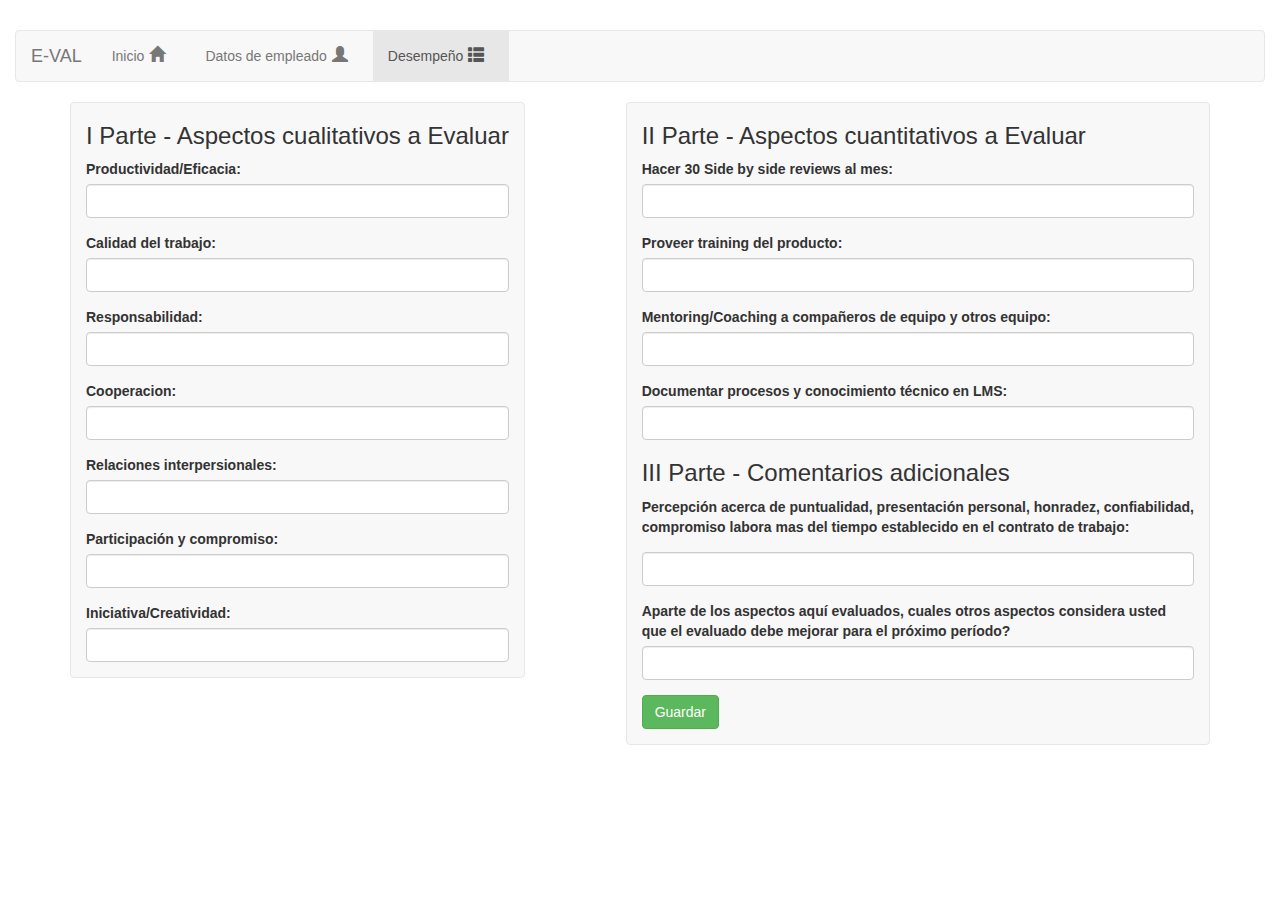
<file: Diseños de paginas/Desempenno.html>
<!DOCTYPE html>
<html>
	<head>
		<link href="http://maxcdn.bootstrapcdn.com/bootstrap/3.3.0/css/bootstrap.min.css" rel="stylesheet" id="bootstrap-css">
		<link href="style.css" rel="stylesheet" id="bootstrap-css">
		<script src="http://maxcdn.bootstrapcdn.com/bootstrap/3.3.0/js/bootstrap.min.js"></script>
		<script src="http://code.jquery.com/jquery-1.11.1.min.js"></script>

		
		<meta charset="utf-8"> 
		<meta name="viewport" content="width=device-width, initial-scale=1">
	</head>
	<body>
		<div class="container-fluid">
		<nav class="navbar navbar-default sidebar" role="navigation">
			<div class="container-fluid">
				<div class="navbar-header">
					  <a class="navbar-brand" href="Menus.html">E-VAL</a>
				</div>
				<div class="collapse navbar-collapse" id="bs-sidebar-navbar-collapse-1">
				  <ul class="nav navbar-nav">
					<li ><a href="Inicio.html">Inicio<span style="font-size:16px;padding-left:5px;" class="pull-right hidden-xs showopacity glyphicon glyphicon-home"></span></a></li>
					<li ><a href="Menus.html">Datos de empleado <span style="font-size:16px;padding-left:5px;" class="pull-right hidden-xs showopacity glyphicon glyphicon-user"></span></a></li>        
					<li class="active"><a h ref="desempenno.html">Desempe&ntilde;o<span style="font-size:16px;padding-left:5px;" class="pull-right hidden-xs showopacity glyphicon glyphicon-th-list"></span></a></li>    
					</ul>
				</div>
			</div> 
		</nav>
		</div>
		<div class="container">
			<nav class="navbar navbar-default pull-left" role="navigation">
				<div class="container-fluid">
					<h3>I Parte - Aspectos cualitativos a Evaluar</h3>
					<form>
						<div class="form-group">
							<label>Productividad/Eficacia:</label>
							<input type="text" class="form-control" >
						</div>
						<div class="form-group">
							<label>Calidad del trabajo:</label>
							<input type="text" class="form-control" >
						</div>
						<div class="form-group">
							<label>Responsabilidad:</label>
							<input type="text" class="form-control" >
						</div>
						<div class="form-group">
							<label>Cooperacion:</label>
							<input type="text" class="form-control" >
						</div>
						<div class="form-group">
							<label>Relaciones interpersionales:</label>
							<input type="text" class="form-control" >
						</div>
						<div class="form-group">
							<label>Participaci&oacute;n y compromiso:</label>
							<input type="text" class="form-control" >
						</div>
						<div class="form-group">
							<label>Iniciativa/Creatividad:</label>
							<input type="text" class="form-control" >
						</div>
					</div>
				</nav>
				<nav class="navbar navbar-default pull-right" role="navigation">
					<div class="container-fluid">
						<h3>II Parte - Aspectos cuantitativos a Evaluar</h3>
						<div class="form-group">
							<label>Hacer 30 Side by side reviews al mes:</label>
							<input type="text" class="form-control" >
						</div>
						<div class="form-group">
							<label>Proveer training del producto:</label>
							<input type="text" class="form-control" >
						</div>
						<div class="form-group">
							<label>Mentoring/Coaching a compañeros de equipo y otros equipo:</label>
							<input type="text" class="form-control" >
						</div>
						<div class="form-group">
							<label>Documentar procesos y conocimiento técnico en LMS:</label>
							<input type="text" class="form-control" >
						</div>
						<h3>III Parte - Comentarios adicionales</h3>
						<div class="form-group" >
							<label>Percepción acerca de puntualidad, presentación personal, honradez, confiabilidad,<br/> compromiso labora mas del tiempo establecido en el contrato de trabajo:</p></label>
							<input type="text" class="form-control" rows="3">
						</div>
						<div class="form-group">
							<label>Aparte de los aspectos aquí evaluados, cuales otros aspectos considera usted <br/> que el evaluado debe mejorar para el próximo período?</label>
							<input type="text" class="form-control" rows="3">
						</div>
						<div class="form-group">
							<button type="submit" class="btn btn-success">Guardar</button>
						</div>
					</form>
				</div> 
			</nav>
		</div>
	<body>
</html>
</file>
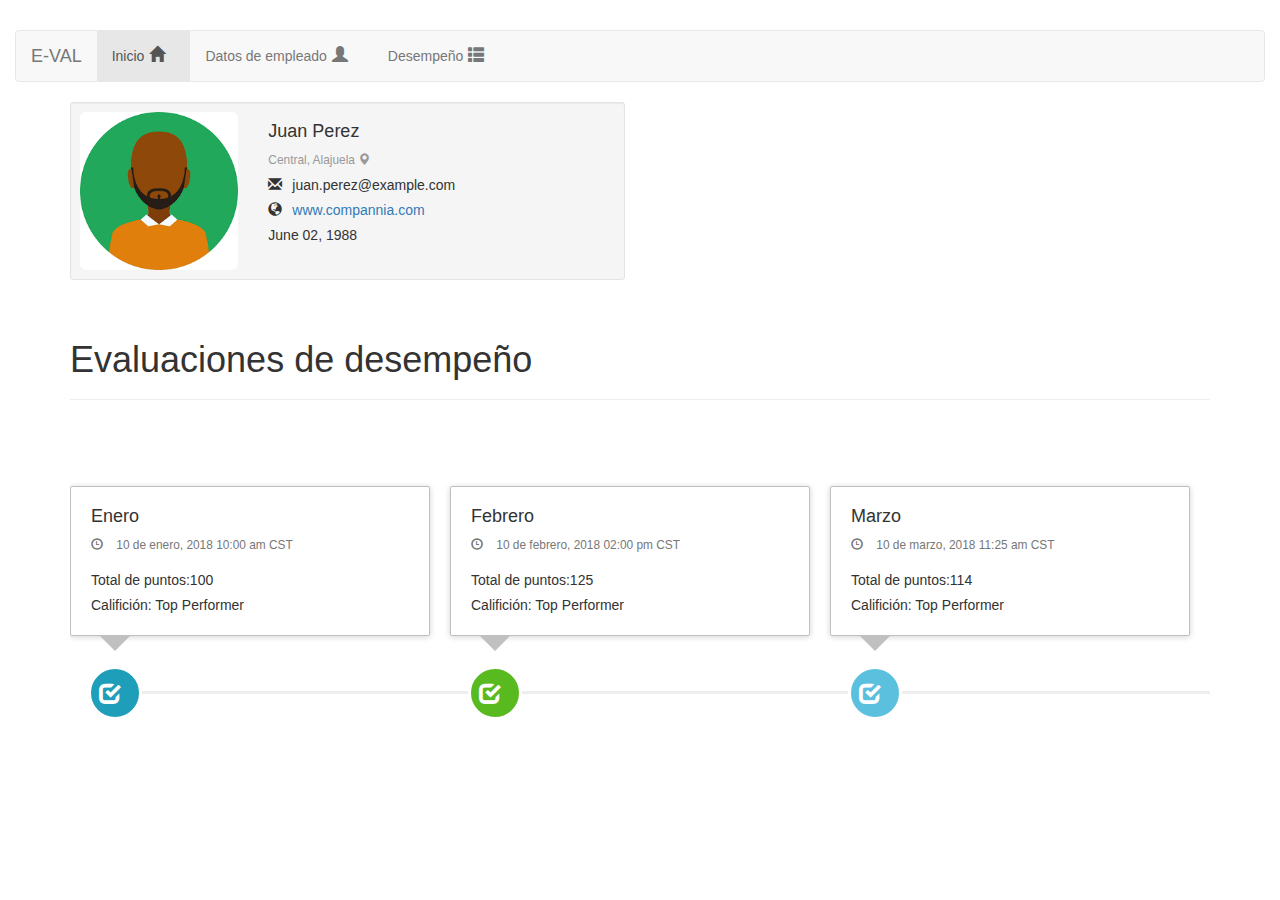
<file: Diseños de paginas/Inicio.html>
<!DOCTYPE html>
<html>
	<head>
		<link href="http://maxcdn.bootstrapcdn.com/bootstrap/3.3.0/css/bootstrap.min.css" rel="stylesheet" id="bootstrap-css">
		<link href="style.css" rel="stylesheet" id="bootstrap-css">
		<script src="http://maxcdn.bootstrapcdn.com/bootstrap/3.3.0/js/bootstrap.min.js"></script>
		<script src="http://code.jquery.com/jquery-1.11.1.min.js"></script>
		
		
		<meta charset="utf-8"> 
		<meta name="viewport" content="width=device-width, initial-scale=1">
		
		
	</head>
	<body>
		<div class="container-fluid">
		<nav class="navbar navbar-default sidebar" role="navigation">
			<div class="container-fluid">
				<div class="navbar-header">
					  <a class="navbar-brand" href="Menus.html">E-VAL</a>
				</div>
				<div class="collapse navbar-collapse" id="bs-sidebar-navbar-collapse-1">
				  <ul class="nav navbar-nav">
					<li class="active"><a href="#">Inicio<span style="font-size:16px;padding-left:5px;" class="pull-right hidden-xs showopacity glyphicon glyphicon-home"></span></a></li>
					<li ><a href="Menus.html">Datos de empleado <span style="font-size:16px;padding-left:5px;" class="pull-right hidden-xs showopacity glyphicon glyphicon-user"></span></a></li>        
					<li ><a href="Desempenno.html">Desempe&ntilde;o<span style="font-size:16px;padding-left:5px;" class="pull-right hidden-xs showopacity glyphicon glyphicon-th-list"></span></a></li>    
					</ul>
				</div>
			</div> 
		</nav>
		</div>
		<div class="container-fluid">
			<div class="container">
				<div class="row">
					<div class="col-xs-12 col-sm-6 col-md-6">
						<div class="well well-sm">
							<div class="row">
								<div class="col-sm-6 col-md-4">
									<img src="profile.png" alt="" class="img-rounded img-responsive" />
								</div>
								<div class="col-sm-6 col-md-8">
									<h4>Juan Perez</h4>
									<small>Central, Alajuela <i class="glyphicon glyphicon-map-marker"></i></small>
									<p>
										<i class="glyphicon glyphicon-envelope"></i>juan.perez@example.com
										<br />
										<i class="glyphicon glyphicon-globe"></i><a href="http://www.compannia.com">www.compannia.com</a>
										<br />
										<i styleclass="glyphicon glyphicon-gift"></i>June 02, 1988
									</p>
								</div>
							</div>
						</div>
					</div>
				</div>
			</div>
		</div>	
		<div class="container">
    		<div class="row">
				<div class="col-md-12">
					<div class="page-header">
					  <h1>Evaluaciones de desempe&ntilde;o</h1>
					</div>
					<div style="display:inline-block;width:100%;overflow-y:auto;">
					<ul class="timeline timeline-horizontal">
						<li class="timeline-item">
							<div class="timeline-badge primary"><i class="glyphicon glyphicon-check"></i></div>
							<div class="timeline-panel">
								<div class="timeline-heading">
									<h4 class="timeline-title">Enero</h4>
									<p><small class="text-muted"><i class="glyphicon glyphicon-time"></i> 10 de enero, 2018 10:00 am CST</small></p>
								</div>
								<div class="timeline-body">
									<p>Total de puntos:100</p>
									<p>Califici&oacute;n: Top Performer</p>
								</div>
							</div>
						</li>
						<li class="timeline-item">
							<div class="timeline-badge success"><i class="glyphicon glyphicon-check"></i></div>
							<div class="timeline-panel">
								<div class="timeline-heading">
									<h4 class="timeline-title">Febrero</h4>
									<p><small class="text-muted"><i class="glyphicon glyphicon-time"></i> 10 de febrero, 2018 02:00 pm CST</small></p>
								</div>
								<div class="timeline-body">
									<p>Total de puntos:125</p>
									<p>Califici&oacute;n: Top Performer</p>
								</div>
							</div>
						</li>
						<li class="timeline-item">
							<div class="timeline-badge info"><i class="glyphicon glyphicon-check"></i></div>
							<div class="timeline-panel">
								<div class="timeline-heading">
									<h4 class="timeline-title">Marzo</h4>
									<p><small class="text-muted"><i class="glyphicon glyphicon-time"></i> 10 de marzo, 2018 11:25 am CST</small></p>
								</div>
								<div class="timeline-body">
									<p>Total de puntos:114</p>
									<p>Califici&oacute;n: Top Performer</p>
								</div>
								</div>
							</div>
						</li>
						
					</ul>
				</div>
				</div>
			</div>
	<body>
</html>
</file>
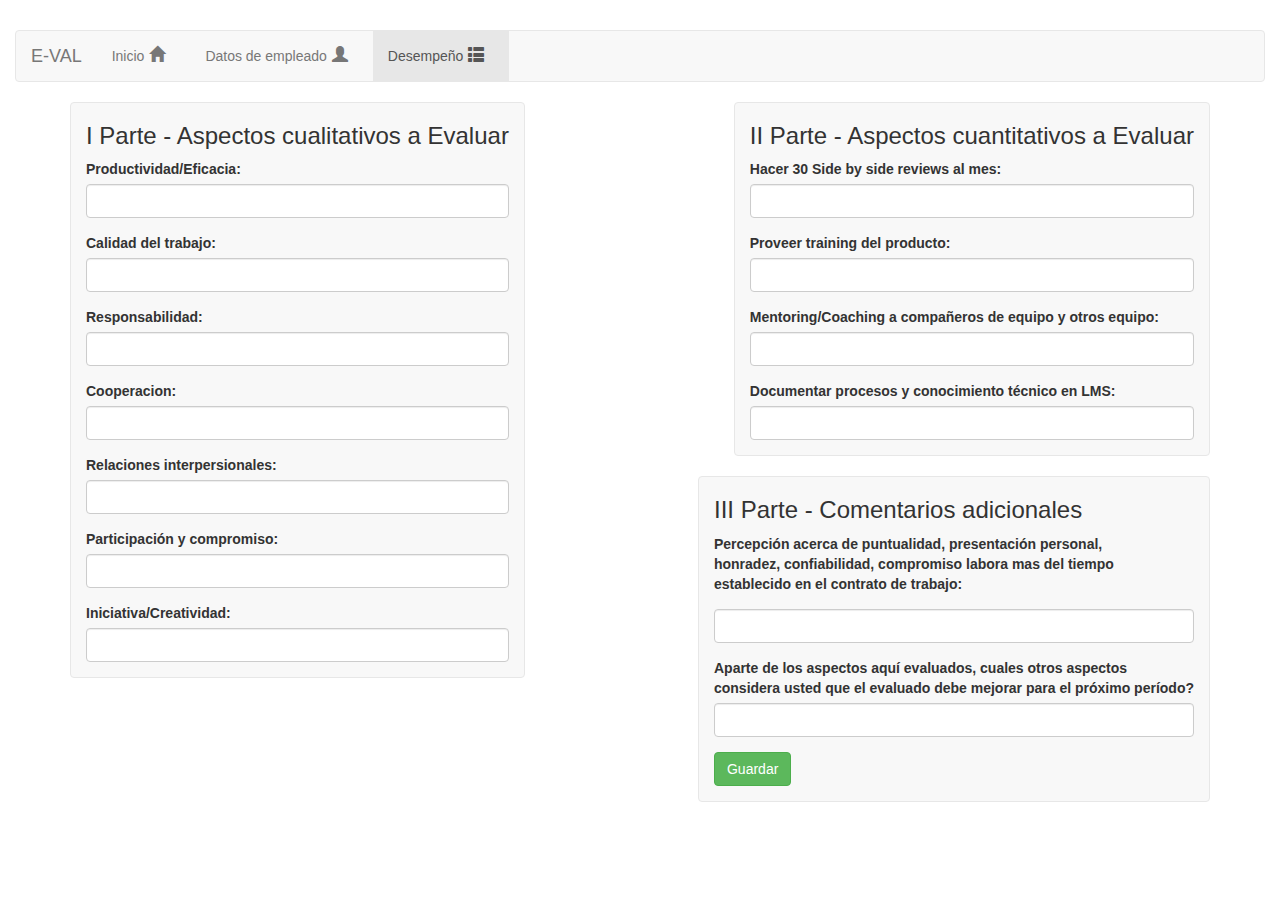
<file: PagesDesign/Desempenno.html>
<!DOCTYPE html>
<html>
	<head>
		<link href="./css/bootstrap.min.css" rel="stylesheet" id="bootstrap-css">
		<link href="./css/style.css" rel="stylesheet" id="bootstrap-css">
		<script src="./css/bootstrap.min.js"></script>
		<script src="./css/jquery-1.11.1.min.js"></script>
		<title> Desempeño </title>
		
		<meta charset="utf-8"> 
		<meta name="viewport" content="width=device-width, initial-scale=1">
	</head>
	<body>
		<div class="container-fluid">
		<nav class="navbar navbar-default sidebar" role="navigation">
			<div class="container-fluid">
				<div class="navbar-header">
					  <a class="navbar-brand" href="Inicio.html">E-VAL</a>
				</div>
				<div class="collapse.in navbar-collapse" id="bs-sidebar-navbar-collapse-1" >
				  <ul class="nav navbar-nav">
					<li ><a href="Inicio.html">Inicio<span style="font-size:16px;padding-left:5px;" class="pull-right hidden-xs showopacity glyphicon glyphicon-home"></span></a></li>
					<li ><a href="Menus.html">Datos de empleado <span style="font-size:16px;padding-left:5px;" class="pull-right hidden-xs showopacity glyphicon glyphicon-user"></span></a></li>        
					<li class="active"><a href="Desempenno.html">Desempe&ntilde;o<span style="font-size:16px;padding-left:5px;" class="pull-right hidden-xs showopacity glyphicon glyphicon-th-list"></span></a></li>    
					</ul>
				</div>
			</div> 
		</nav>
		</div>
		<div class="container">
			<nav class="navbar navbar-default pull-left" role="navigation">
				<div class="container-fluid">
					<h3>I Parte - Aspectos cualitativos a Evaluar</h3>
					<form>
						<div class="form-group">
							<label>Productividad/Eficacia:</label>
							<input type="text" class="form-control" >
						</div>
						<div class="form-group">
							<label>Calidad del trabajo:</label>
							<input type="text" class="form-control" >
						</div>
						<div class="form-group">
							<label>Responsabilidad:</label>
							<input type="text" class="form-control" >
						</div>
						<div class="form-group">
							<label>Cooperacion:</label>
							<input type="text" class="form-control" >
						</div>
						<div class="form-group">
							<label>Relaciones interpersionales:</label>
							<input type="text" class="form-control" >
						</div>
						<div class="form-group">
							<label>Participaci&oacute;n y compromiso:</label>
							<input type="text" class="form-control" >
						</div>
						<div class="form-group">
							<label>Iniciativa/Creatividad:</label>
							<input type="text" class="form-control" >
						</div>
				</nav>
				<nav class="navbar navbar-default pull-right" role="navigation" >
					<div class="container-fluid">
						<h3>II Parte - Aspectos cuantitativos a Evaluar</h3>
						<div class="form-group">
							<label>Hacer 30 Side by side reviews al mes:</label>
							<input type="text" class="form-control" >
						</div>
						<div class="form-group">
							<label>Proveer training del producto:</label>
							<input type="text" class="form-control" >
						</div>
						<div class="form-group">
							<label>Mentoring/Coaching a compañeros de equipo y otros equipo:</label>
							<input type="text" class="form-control" >
						</div>
						<div class="form-group">
							<label>Documentar procesos y conocimiento técnico en LMS:</label>
							<input type="text" class="form-control" >
						</div>
					</div>
				</nav>
				<nav class="navbar navbar-default pull-right" role="navigation" >
					<div class="container-fluid">
						<h3>III Parte - Comentarios adicionales</h3>
						<div class="form-group" >
							<label>Percepción acerca de puntualidad, presentación personal,<br/> honradez, confiabilidad, compromiso labora mas del tiempo <br/>establecido en el contrato de trabajo:</p></label>
							<input type="text" class="form-control" rows="3">
						</div>
						<div class="form-group">
							<label>Aparte de los aspectos aquí evaluados, cuales otros aspectos<br/> considera usted que el evaluado debe mejorar para el próximo período?</label>
							<input type="text" class="form-control" rows="3">
						</div>
						<div class="form-group">
							<button type="submit" class="btn btn-success">Guardar</button>
						</div>
					</div>
				</div>
				</nav>
					</form>
				</div> 
			</nav>
		</div>
	<body>
</html>
</file>
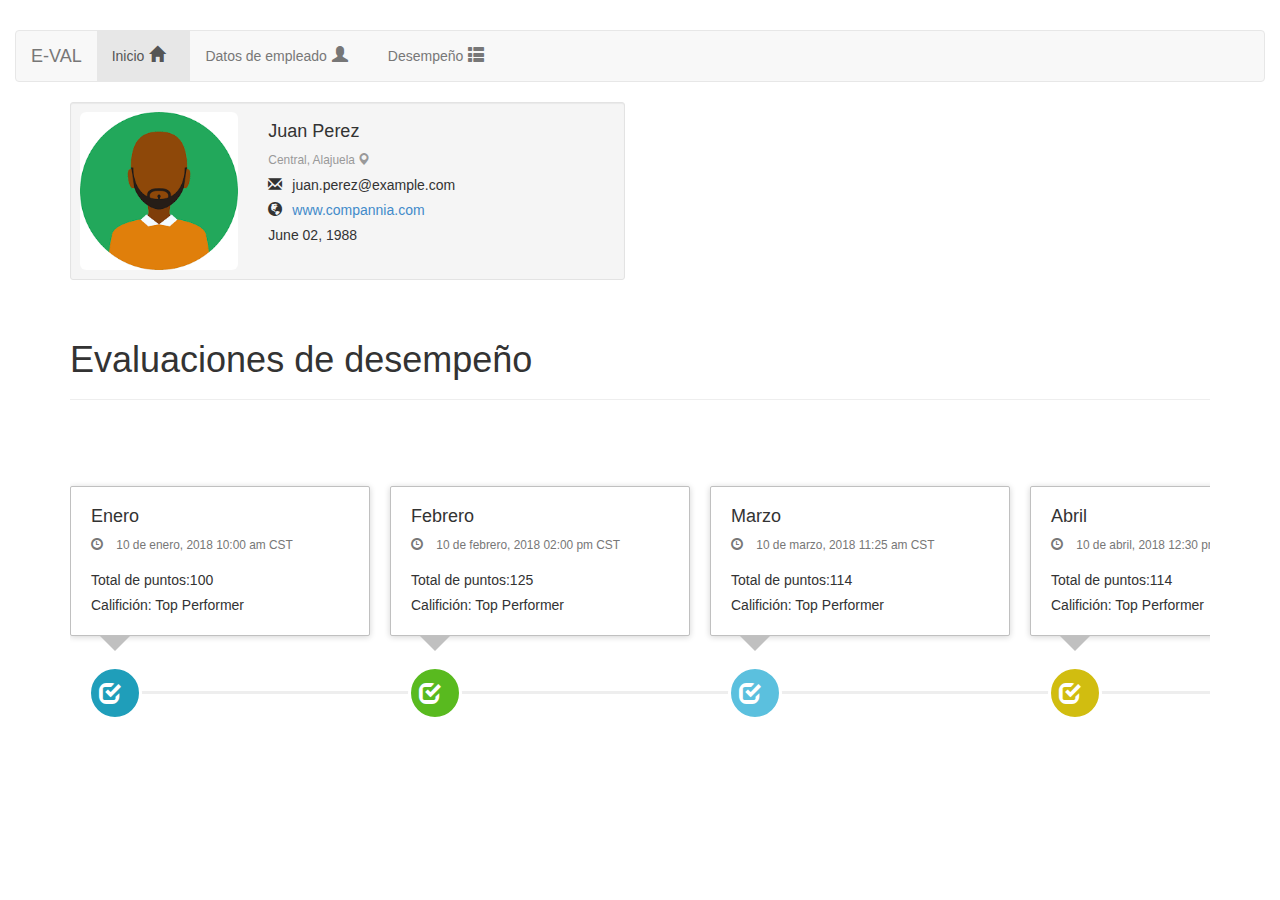
<file: PagesDesign/Inicio.html>
<!DOCTYPE html>
<html>
	<head>
		<link href="./css/bootstrap.min.css" rel="stylesheet" id="bootstrap-css">
		<link href="./css/style.css" rel="stylesheet" id="bootstrap-css">
		<script src="./css/bootstrap.min.js"></script>
		<script src="./css/jquery-1.11.1.min.js"></script>
		<title> Inicio </title>
		
		<meta charset="utf-8"> 
		<meta name="viewport" content="width=device-width, initial-scale=1">
		
	</head>
	<body>
		<div class="container-fluid">
		<nav class="navbar navbar-default sidebar" role="navigation">
			<div class="container-fluid">
				<div class="navbar-header">
					  <a class="navbar-brand" href="Inicio.html">E-VAL</a>
				</div>
				<div class="collapse.in navbar-collapse" id="bs-sidebar-navbar-collapse-1" >
				  <ul class="nav navbar-nav">
					<li class="active"><a href="Inicio.html">Inicio<span style="font-size:16px;padding-left:5px;" class="pull-right hidden-xs showopacity glyphicon glyphicon-home"></span></a></li>
					<li ><a href="Menus.html">Datos de empleado <span style="font-size:16px;padding-left:5px;" class="pull-right hidden-xs showopacity glyphicon glyphicon-user"></span></a></li>        
					<li ><a href="Desempenno.html">Desempe&ntilde;o<span style="font-size:16px;padding-left:5px;" class="pull-right hidden-xs showopacity glyphicon glyphicon-th-list"></span></a></li>    
					</ul>
				</div>
			</div> 
		</nav>
		</div>
		<div class="container-fluid">
			<div class="container">
				<div class="row">
					<div class="col-xs-12 col-sm-6 col-md-6">
						<div class="well well-sm">
							<div class="row">
								<div class="col-sm-6 col-md-4">
									<img src="profile.png" alt="" class="img-rounded img-responsive" />
								</div>
								<div class="col-sm-6 col-md-8">
									<h4>Juan Perez</h4>
									<small>Central, Alajuela <i class="glyphicon glyphicon-map-marker"></i></small>
									<p>
										<i class="glyphicon glyphicon-envelope"></i>juan.perez@example.com
										<br />
										<i class="glyphicon glyphicon-globe"></i><a href="http://www.compannia.com">www.compannia.com</a>
										<br />
										<i styleclass="glyphicon glyphicon-gift"></i>June 02, 1988
									</p>
								</div>
							</div>
						</div>
					</div>
				</div>
			</div>
		</div>	
		<div class="container">
    		<div class="row">
				<div class="col-md-12">
					<div class="page-header">
					  <h1>Evaluaciones de desempe&ntilde;o</h1>
					</div>
					<div style="display:inline-block;width:100%;overflow-y:auto;">
					<ul class="timeline timeline-horizontal">
						<li class="timeline-item">
							<div class="timeline-badge primary"><i class="glyphicon glyphicon-check"></i></div>
							<div class="timeline-panel">
								<div class="timeline-heading">
									<h4 class="timeline-title">Enero</h4>
									<p><small class="text-muted"><i class="glyphicon glyphicon-time"></i> 10 de enero, 2018 10:00 am CST</small></p>
								</div>
								<div class="timeline-body">
									<p>Total de puntos:100</p>
									<p>Califici&oacute;n: Top Performer</p>
								</div>
							</div>
						</li>
						<li class="timeline-item">
							<div class="timeline-badge success"><i class="glyphicon glyphicon-check"></i></div>
							<div class="timeline-panel">
								<div class="timeline-heading">
									<h4 class="timeline-title">Febrero</h4>
									<p><small class="text-muted"><i class="glyphicon glyphicon-time"></i> 10 de febrero, 2018 02:00 pm CST</small></p>
								</div>
								<div class="timeline-body">
									<p>Total de puntos:125</p>
									<p>Califici&oacute;n: Top Performer</p>
								</div>
							</div>
						</li>
						<li class="timeline-item">
							<div class="timeline-badge info"><i class="glyphicon glyphicon-check"></i></div>
							<div class="timeline-panel">
								<div class="timeline-heading">
									<h4 class="timeline-title">Marzo</h4>
									<p><small class="text-muted"><i class="glyphicon glyphicon-time"></i> 10 de marzo, 2018 11:25 am CST</small></p>
								</div>
								<div class="timeline-body">
									<p>Total de puntos:114</p>
									<p>Califici&oacute;n: Top Performer</p>
								</div>
							</div>
						</li>
						<li class="timeline-item">
							<div class="timeline-badge warning"><i class="glyphicon glyphicon-check"></i></div>
							<div class="timeline-panel">
								<div class="timeline-heading">
									<h4 class="timeline-title">Abril</h4>
									<p><small class="text-muted"><i class="glyphicon glyphicon-time"></i> 10 de abril, 2018 12:30 pm CST</small></p>
								</div>
								<div class="timeline-body">
									<p>Total de puntos:114</p>
									<p>Califici&oacute;n: Top Performer</p>
								</div>
								</div>
							</div>
						</li>
					</ul>
				</div>
				</div>
			</div>
	<body>
</html>
</file>
<file: Diseños de paginas/style.css>
body{padding-top:30px;}

			.glyphicon {  margin-bottom: 10px;margin-right: 10px;}

			small {
			display: block;
			line-height: 1.428571429;
			color: #999;
			}
			/* Timeline */
.timeline,
.timeline-horizontal {
  list-style: none;
  padding: 20px;
  position: relative;
}
.timeline:before {
  top: 40px;
  bottom: 0;
  position: absolute;
  content: " ";
  width: 3px;
  background-color: #eeeeee;
  left: 50%;
  margin-left: -1.5px;
}
.timeline .timeline-item {
  margin-bottom: 20px;
  position: relative;
}
.timeline .timeline-item:before,
.timeline .timeline-item:after {
  content: "";
  display: table;
}
.timeline .timeline-item:after {
  clear: both;
}
.timeline .timeline-item .timeline-badge {
  color: #fff;
  width: 54px;
  height: 54px;
  line-height: 52px;
  font-size: 22px;
  text-align: center;
  position: absolute;
  top: 18px;
  left: 50%;
  margin-left: -25px;
  background-color: #7c7c7c;
  border: 3px solid #ffffff;
  z-index: 100;
  border-top-right-radius: 50%;
  border-top-left-radius: 50%;
  border-bottom-right-radius: 50%;
  border-bottom-left-radius: 50%;
}
.timeline .timeline-item .timeline-badge i,
.timeline .timeline-item .timeline-badge .fa,
.timeline .timeline-item .timeline-badge .glyphicon {
  top: 2px;
  left: 0px;
}
.timeline .timeline-item .timeline-badge.primary {
  background-color: #1f9eba;
}
.timeline .timeline-item .timeline-badge.info {
  background-color: #5bc0de;
}
.timeline .timeline-item .timeline-badge.success {
  background-color: #59ba1f;
}
.timeline .timeline-item .timeline-badge.warning {
  background-color: #d1bd10;
}
.timeline .timeline-item .timeline-badge.danger {
  background-color: #ba1f1f;
}
.timeline .timeline-item .timeline-panel {
  position: relative;
  width: 46%;
  float: left;
  right: 16px;
  border: 1px solid #c0c0c0;
  background: #ffffff;
  border-radius: 2px;
  padding: 20px;
  -webkit-box-shadow: 0 1px 6px rgba(0, 0, 0, 0.175);
  box-shadow: 0 1px 6px rgba(0, 0, 0, 0.175);
}
.timeline .timeline-item .timeline-panel:before {
  position: absolute;
  top: 26px;
  right: -16px;
  display: inline-block;
  border-top: 16px solid transparent;
  border-left: 16px solid #c0c0c0;
  border-right: 0 solid #c0c0c0;
  border-bottom: 16px solid transparent;
  content: " ";
}
.timeline .timeline-item .timeline-panel .timeline-title {
  margin-top: 0;
  color: inherit;
}
.timeline .timeline-item .timeline-panel .timeline-body > p,
.timeline .timeline-item .timeline-panel .timeline-body > ul {
  margin-bottom: 0;
}
.timeline .timeline-item .timeline-panel .timeline-body > p + p {
  margin-top: 5px;
}
.timeline .timeline-item:last-child:nth-child(even) {
  float: right;
}
.timeline .timeline-item:nth-child(even) .timeline-panel {
  float: right;
  left: 16px;
}
.timeline .timeline-item:nth-child(even) .timeline-panel:before {
  border-left-width: 0;
  border-right-width: 14px;
  left: -14px;
  right: auto;
}
.timeline-horizontal {
  list-style: none;
  position: relative;
  padding: 20px 0px 20px 0px;
  display: inline-block;
}
.timeline-horizontal:before {
  height: 3px;
  top: auto;
  bottom: 26px;
  left: 56px;
  right: 0;
  width: 100%;
  margin-bottom: 20px;
}
.timeline-horizontal .timeline-item {
  display: table-cell;
  height: 280px;
  width: 20%;
  min-width: 320px;
  float: none !important;
  padding-left: 0px;
  padding-right: 20px;
  margin: 0 auto;
  vertical-align: bottom;
}
.timeline-horizontal .timeline-item .timeline-panel {
  top: auto;
  bottom: 64px;
  display: inline-block;
  float: none !important;
  left: 0 !important;
  right: 0 !important;
  width: 100%;
  margin-bottom: 20px;
}
.timeline-horizontal .timeline-item .timeline-panel:before {
  top: auto;
  bottom: -16px;
  left: 28px !important;
  right: auto;
  border-right: 16px solid transparent !important;
  border-top: 16px solid #c0c0c0 !important;
  border-bottom: 0 solid #c0c0c0 !important;
  border-left: 16px solid transparent !important;
}
.timeline-horizontal .timeline-item:before,
.timeline-horizontal .timeline-item:after {
  display: none;
}
.timeline-horizontal .timeline-item .timeline-badge {
  top: auto;
  bottom: 0px;
  left: 43px;
}

.btn-separator:after {
    content: ' ';
    display: block;
    float: left;
    background: #ADADAD;
    margin: 0 10px;
    height: 34px;
    width: 1px;
}
</file>
<file: PagesDesign/css/style.css>
body{padding-top:30px;}

			.glyphicon {  margin-bottom: 10px;margin-right: 10px;}

			small {
			display: block;
			line-height: 1.428571429;
			color: #999;
			}
			/* Timeline */
.timeline,
.timeline-horizontal {
  list-style: none;
  padding: 20px;
  position: relative;
}
.timeline:before {
  top: 40px;
  bottom: 0;
  position: absolute;
  content: " ";
  width: 3px;
  background-color: #eeeeee;
  left: 50%;
  margin-left: -1.5px;
}
.timeline .timeline-item {
  margin-bottom: 20px;
  position: relative;
}
.timeline .timeline-item:before,
.timeline .timeline-item:after {
  content: "";
  display: table;
}
.timeline .timeline-item:after {
  clear: both;
}
.timeline .timeline-item .timeline-badge {
  color: #fff;
  width: 54px;
  height: 54px;
  line-height: 52px;
  font-size: 22px;
  text-align: center;
  position: absolute;
  top: 18px;
  left: 50%;
  margin-left: -25px;
  background-color: #7c7c7c;
  border: 3px solid #ffffff;
  z-index: 100;
  border-top-right-radius: 50%;
  border-top-left-radius: 50%;
  border-bottom-right-radius: 50%;
  border-bottom-left-radius: 50%;
}
.timeline .timeline-item .timeline-badge i,
.timeline .timeline-item .timeline-badge .fa,
.timeline .timeline-item .timeline-badge .glyphicon {
  top: 2px;
  left: 0px;
}
.timeline .timeline-item .timeline-badge.primary {
  background-color: #1f9eba;
}
.timeline .timeline-item .timeline-badge.info {
  background-color: #5bc0de;
}
.timeline .timeline-item .timeline-badge.success {
  background-color: #59ba1f;
}
.timeline .timeline-item .timeline-badge.warning {
  background-color: #d1bd10;
}
.timeline .timeline-item .timeline-badge.danger {
  background-color: #ba1f1f;
}
.timeline .timeline-item .timeline-panel {
  position: relative;
  width: 46%;
  float: left;
  right: 16px;
  border: 1px solid #c0c0c0;
  background: #ffffff;
  border-radius: 2px;
  padding: 20px;
  -webkit-box-shadow: 0 1px 6px rgba(0, 0, 0, 0.175);
  box-shadow: 0 1px 6px rgba(0, 0, 0, 0.175);
}
.timeline .timeline-item .timeline-panel:before {
  position: absolute;
  top: 26px;
  right: -16px;
  display: inline-block;
  border-top: 16px solid transparent;
  border-left: 16px solid #c0c0c0;
  border-right: 0 solid #c0c0c0;
  border-bottom: 16px solid transparent;
  content: " ";
}
.timeline .timeline-item .timeline-panel .timeline-title {
  margin-top: 0;
  color: inherit;
}
.timeline .timeline-item .timeline-panel .timeline-body > p,
.timeline .timeline-item .timeline-panel .timeline-body > ul {
  margin-bottom: 0;
}
.timeline .timeline-item .timeline-panel .timeline-body > p + p {
  margin-top: 5px;
}
.timeline .timeline-item:last-child:nth-child(even) {
  float: right;
}
.timeline .timeline-item:nth-child(even) .timeline-panel {
  float: right;
  left: 16px;
}
.timeline .timeline-item:nth-child(even) .timeline-panel:before {
  border-left-width: 0;
  border-right-width: 14px;
  left: -14px;
  right: auto;
}
.timeline-horizontal {
  list-style: none;
  position: relative;
  padding: 20px 0px 20px 0px;
  display: inline-block;
}
.timeline-horizontal:before {
  height: 3px;
  top: auto;
  bottom: 26px;
  left: 56px;
  right: 0;
  width: 100%;
  margin-bottom: 20px;
}
.timeline-horizontal .timeline-item {
  display: table-cell;
  height: 280px;
  width: 20%;
  min-width: 320px;
  float: none !important;
  padding-left: 0px;
  padding-right: 20px;
  margin: 0 auto;
  vertical-align: bottom;
}
.timeline-horizontal .timeline-item .timeline-panel {
  top: auto;
  bottom: 64px;
  display: inline-block;
  float: none !important;
  left: 0 !important;
  right: 0 !important;
  width: 100%;
  margin-bottom: 20px;
}
.timeline-horizontal .timeline-item .timeline-panel:before {
  top: auto;
  bottom: -16px;
  left: 28px !important;
  right: auto;
  border-right: 16px solid transparent !important;
  border-top: 16px solid #c0c0c0 !important;
  border-bottom: 0 solid #c0c0c0 !important;
  border-left: 16px solid transparent !important;
}
.timeline-horizontal .timeline-item:before,
.timeline-horizontal .timeline-item:after {
  display: none;
}
.timeline-horizontal .timeline-item .timeline-badge {
  top: auto;
  bottom: 0px;
  left: 43px;
}

.btn-separator:after {
    content: ' ';
    display: block;
    float: left;
    background: #ADADAD;
    margin: 0 10px;
    height: 34px;
    width: 1px;
}
</file>
